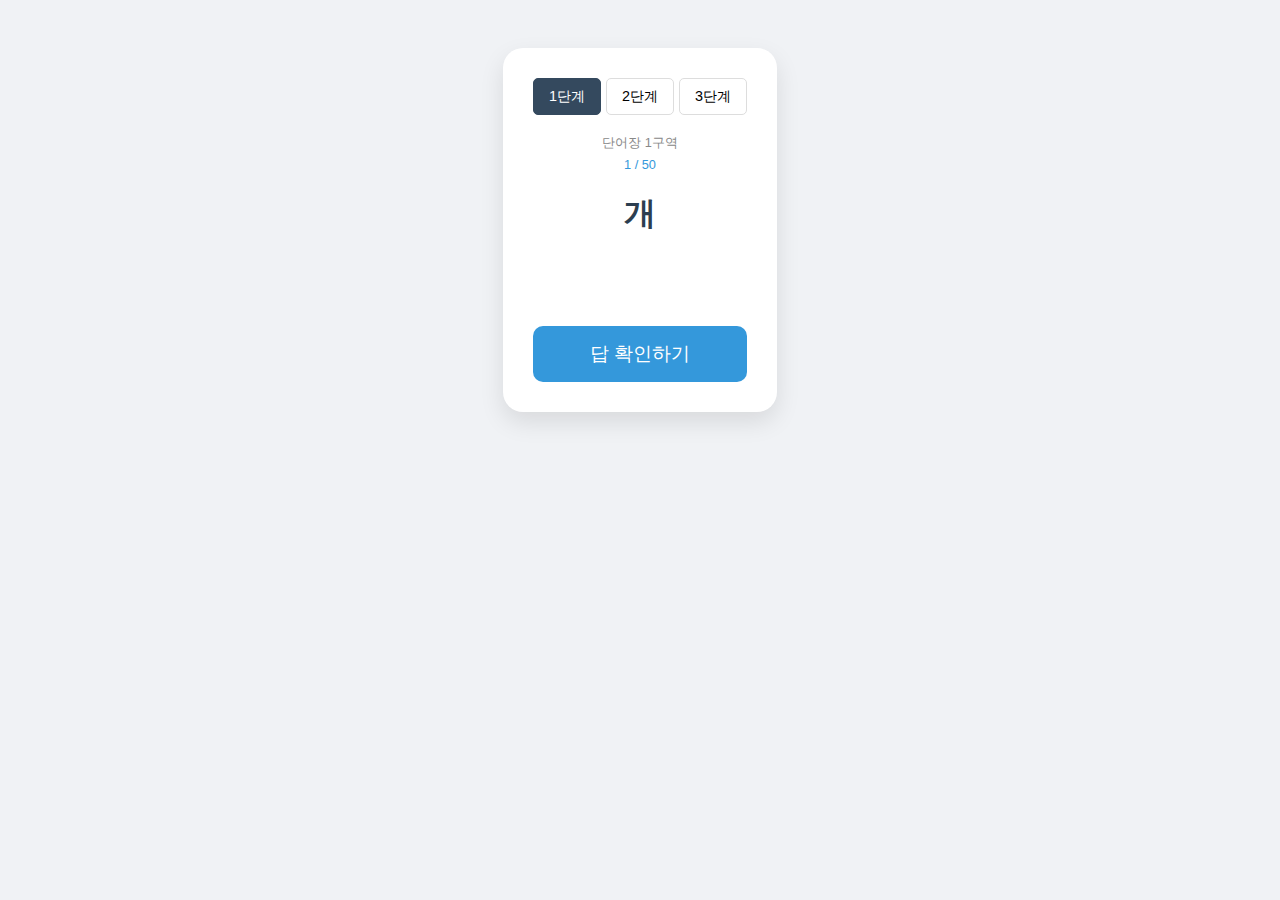
<file: index.html>
<!DOCTYPE html>
<html lang="ko">
<head>
    <meta charset="UTF-8">
    <meta name="viewport" content="width=device-width, initial-scale=1.0, maximum-scale=1.0, user-scalable=no">
    <title>일본어 단어 정복</title>
    <style>
        /* touch-action: manipulation -> 더블 탭 확대 방지 */
        html, body { 
            font-family: 'Malgun Gothic', sans-serif; 
            display: flex; 
            flex-direction: column; 
            align-items: center; 
            padding: 20px; 
            background-color: #f0f2f5;
            touch-action: manipulation; 
            user-select: none; /* 텍스트 선택 방지 (공부용) */
        }
        .container { background: white; padding: 30px; border-radius: 20px; box-shadow: 0 10px 25px rgba(0,0,0,0.1); text-align: center; width: 100%; max-width: 400px; box-sizing: border-box; }
        .unit-selector { margin-bottom: 20px; display: flex; gap: 5px; justify-content: center; }
        .unit-btn { padding: 8px 15px; font-size: 0.9em; cursor: pointer; border: 1px solid #ddd; border-radius: 5px; background: #fff; }
        .unit-btn.active { background: #34495e; color: white; border-color: #34495e; }
        
        .unit-info { color: #888; font-size: 0.8em; margin-bottom: 5px; }
        .korean { font-size: 2em; font-weight: bold; margin: 20px 0; color: #2c3e50; min-height: 1.2em; word-break: keep-all; }
        .japanese { font-size: 1.6em; color: #e74c3c; min-height: 1.5em; margin-bottom: 20px; border-bottom: 2px solid #eee; padding-bottom: 10px; }
        
        .btn-main { 
            padding: 15px; font-size: 1.2em; cursor: pointer; border: none; border-radius: 10px; 
            background-color: #3498db; color: white; width: 100%; 
            touch-action: manipulation; /* 버튼 확대 방지 */
        }
        .hidden { visibility: hidden; }
    </style>
</head>
<body>

<div class="container">
    <div class="unit-selector">
        <button class="unit-btn active" onclick="selectUnit(0)">1단계</button>
        <button class="unit-btn" onclick="selectUnit(1)">2단계</button>
        <button class="unit-btn" onclick="selectUnit(2)">3단계</button>
    </div>

    <div id="unit-title" class="unit-info">단어장 1구역</div>
    <div id="progress" style="font-size: 0.8em; color: #3498db; margin-bottom: 15px;">1 / 50</div>
    
    <div id="korean-text" class="korean">로딩 중...</div>
    <div id="japanese-text" class="japanese hidden">정답</div>
    
    <button id="main-btn" class="btn-main" onclick="handleButtonClick()">답 확인하기</button>
</div>

<script>
    // [데이터 부분은 이전과 동일하게 유지]
    const unit1 = [
        {kr: "개", jp: "犬(いぬ)"}, {kr: "발, 다리", jp: "足(あし)"}, {kr: "손", jp: "手(て)"},
        {kr: "생선", jp: "魚(さかな)"}, {kr: "초밥", jp: "寿司(すし)"}, {kr: "고양이", jp: "猫(ねこ)"},
        {kr: "얼굴", jp: "顔(かお)"}, {kr: "책상", jp: "机(つくえ)"}, {kr: "나, 저 (1인칭)", jp: "私(わたし)"},
        {kr: "나 (남성)", jp: "ぼく"}, {kr: "나 (남성, 가볍게)", jp: "おれ"}, {kr: "나 (격식)", jp: "わ택시(わたくし)"},
        {kr: "꽃", jp: "花(는)"}, {kr: "눈(Snow)", jp: "雪(ゆき)"}, {kr: "배(Ship)", jp: "船(ふね)"},
        {kr: "벚꽃", jp: "桜(사쿠라)"}, {kr: "산", jp: "山(야마)"}, {kr: "책", jp: "本(혼)"},
        {kr: "기모노", jp: "着物(기모노)"}, {kr: "가게, 상점", jp: "店(미세)"}, {kr: "1개", jp: "하나(ひとつ)"},
        {kr: "안경", jp: "안경(めがね)"}, {kr: "지도", jp: "지도(ちず)"}, {kr: "과일", jp: "과일(くだもの)"},
        {kr: "불꽃놀이", jp: "꽃불(はなび)"}, {kr: "연필", jp: "연필(えんぴつ)"}, {kr: "배고픈 모양", jp: "페코페코(ぺこぺこ)"},
        {kr: "여기", jp: "여기(ここ)"}, {kr: "오후", jp: "오후(ごご)"}, {kr: "맛", jp: "맛(あじ)"},
        {kr: "~반(Half)", jp: "반(はん)"}, {kr: "밤", jp: "밤(ばん)"}, {kr: "100", jp: "백(ひゃく)"},
        {kr: "가수", jp: "가수(かしゅ)"}, {kr: "식사", jp: "식사(しょくじ)"}, {kr: "학교", jp: "학교(がっこう)"},
        {kr: "잡지", jp: "잡지(ざっし)"}, {kr: "3개", jp: "세개(みっつ)"}, {kr: "표, 티켓", jp: "표(きっぷ)"},
        {kr: "화재", jp: "화재(かじ)"}, {kr: "한자", jp: "한자(かんじ)"}, {kr: "튀김", jp: "튀김(てんぷら)"},
        {kr: "한가운데", jp: "한가운데(まんなか)"}, {kr: "한국", jp: "한국(かんこく)"}, {kr: "우동", jp: "우동(うどん)"},
        {kr: "아줌마", jp: "오바산(おばさん)"}, {kr: "할머니", jp: "오바아산(おばあさん)"}, {kr: "아저씨", jp: "오지산(おじ산)"},
        {kr: "할아버지", jp: "오지이산(おじいさん)"}, {kr: "고등학교", jp: "고교(こうこう)"}
    ];

    const unit2 = [
        {kr: "어머니", jp: "오카아산"}, {kr: "형, 오빠", jp: "오니이산"}, {kr: "수학", jp: "すうがく"},
        {kr: "누나, 언니", jp: "오네에산"}, {kr: "영화", jp: "えいが"}, {kr: "많다", jp: "오오이"},
        {kr: "아버지", jp: "오토오산"}, {kr: "0", jp: "제로/레이"}, {kr: "1", jp: "이치"},
        {kr: "2", jp: "니"}, {kr: "3", jp: "산"}, {kr: "4", jp: "욘/시"}, {kr: "5", jp: "고"},
        {kr: "6", jp: "로쿠"}, {kr: "7", jp: "나나/시치"}, {kr: "8", jp: "하치"}, {kr: "9", jp: "큐/쿠"},
        {kr: "10", jp: "쥬"}, {kr: "전화번호", jp: "덴와방고"}, {kr: "몇 번?", jp: "난방데스카"},
        {kr: "전화번호 '-'", jp: "노"}, {kr: "4시", jp: "요지"}, {kr: "7시", jp: "시치지"},
        {kr: "9시", jp: "쿠지"}, {kr: "~분", jp: "분/푼"}, {kr: "10분", jp: "쥬픈"},
        {kr: "~부터 ~까지", jp: "카라 마데"}, {kr: "오전", jp: "고젠"}
    ];

    const unit3 = [
        {kr: "안녕(아침)", jp: "오하요"}, {kr: "점심인사", jp: "콘니치와"}, {kr: "저녁인사", jp: "콘방와"},
        {kr: "안녕(헤어질때)", jp: "사요나라"}, {kr: "내일 봐", jp: "마타 아시타"},
        {kr: "다녀올게요", jp: "잇테키마스"}, {kr: "다녀오세요", jp: "잇테랏샤이"},
        {kr: "다녀왔습니다", jp: "타다이마"}, {kr: "어서오세요", jp: "오카에리"},
        {kr: "고마워", jp: "아리가토"}, {kr: "미안해요", jp: "고멘나사이/스미마센"},
        {kr: "괜찮아요", jp: "카마이마센"}, {kr: "몰라요", jp: "와카리마센"},
        {kr: "알겠어요", jp: "와카리마시타"}, {kr: "천만에요", jp: "도이타시마시테"},
        {kr: "여보세요", jp: "모시모시"}, {kr: "오랜만이야", jp: "히사시부리"},
        {kr: "처음 뵙겠습니다", jp: "하지메마시테"}, {kr: "취미", jp: "슈미"},
        {kr: "요리", jp: "료리"}, {kr: "독서", jp: "도쿠쇼"}, {kr: "여행", jp: "료코"},
        {kr: "이쪽이야말로", jp: "코치라코소"}, {kr: "진실은 하나!", jp: "신지츠와 이츠모 히토츠!"}
    ];

    const allUnits = [unit1, unit2, unit3];
    let unitIdx = 0;
    let wordIdx = 0;
    let isAnswerStep = false;

    function selectUnit(idx) {
        unitIdx = idx;
        wordIdx = 0;
        isAnswerStep = false;
        
        // 버튼 활성화 스타일 변경
        const btns = document.querySelectorAll('.unit-btn');
        btns.forEach((btn, i) => {
            btn.classList.toggle('active', i === idx);
        });
        
        render();
    }

    function render() {
        const currentUnit = allUnits[unitIdx];
        const word = currentUnit[wordIdx];

        document.getElementById('unit-title').innerText = `단어장 ${unitIdx + 1}구역`;
        document.getElementById('progress').innerText = `${wordIdx + 1} / ${currentUnit.length}`;
        document.getElementById('korean-text').innerText = word.kr;
        document.getElementById('japanese-text').innerText = word.jp;

        const elJp = document.getElementById('japanese-text');
        const elBtn = document.getElementById('main-btn');

        if (isAnswerStep) {
            elJp.classList.remove('hidden');
            elBtn.innerText = "다음 단어로";
            elBtn.style.backgroundColor = "#2ecc71";
        } else {
            elJp.classList.add('hidden');
            elBtn.innerText = "답 확인하기";
            elBtn.style.backgroundColor = "#3498db";
        }
    }

    function handleButtonClick() {
        if (!isAnswerStep) {
            isAnswerStep = true;
        } else {
            isAnswerStep = false;
            wordIdx++;

            if (wordIdx >= allUnits[unitIdx].length) {
                alert(`${unitIdx + 1}단계를 모두 마쳤습니다!`);
                wordIdx = 0;
            }
        }
        render();
    }

    render();
</script>
</body>
</html>
</file>
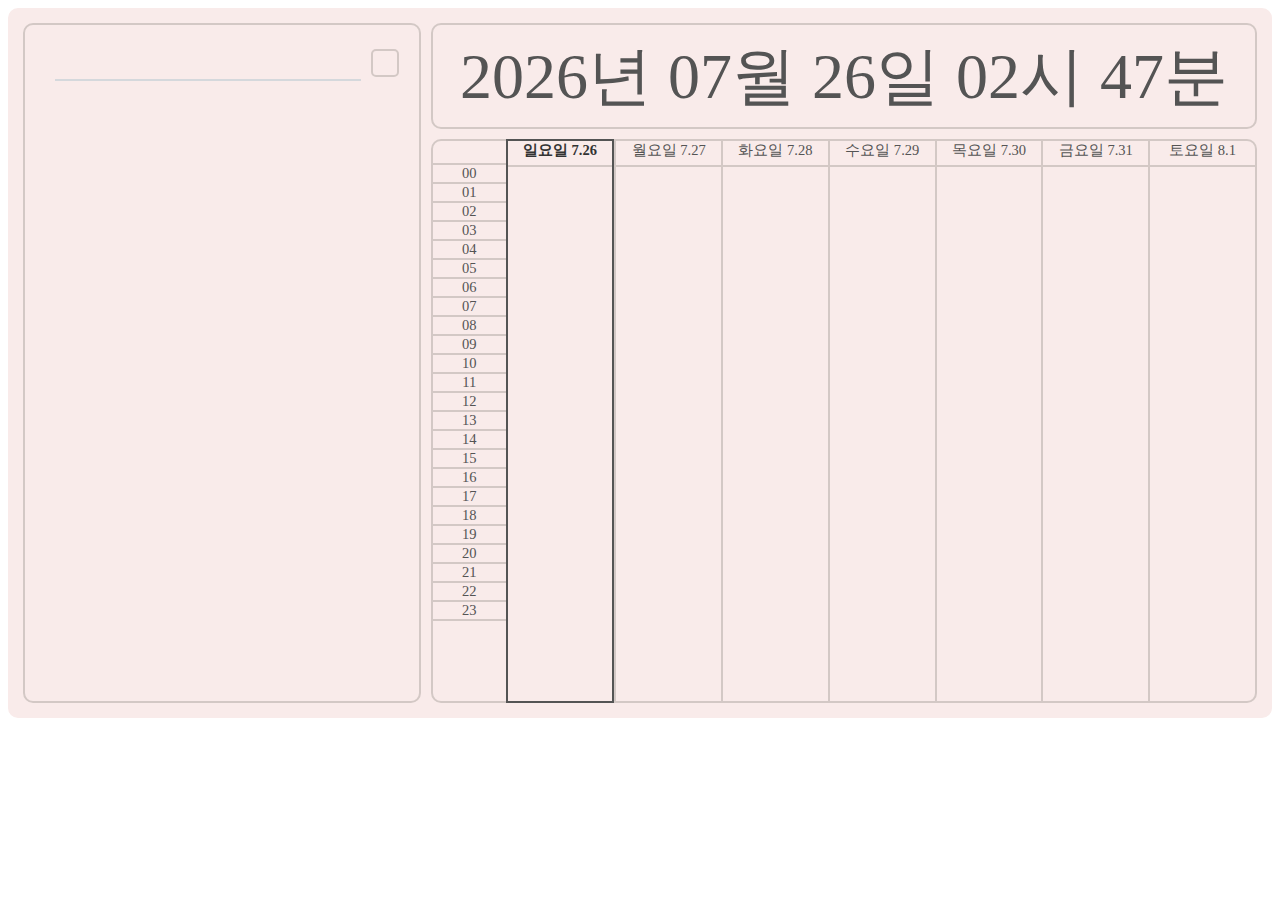
<file: jv/index.html>
<!DOCTYPE html>
<html lang="ko">
    <head>
        <meta charset="UTF-8">
        <title>TCP</title>
        <link rel="stylesheet" href="styles.css">
    </head>
    <body>
        <div class="layout">
            <div class="container1" id="todoContainer">
                <div class="todo-item">
                    <span class="todo-number">1. </span>
                    <input type="text" class="input">
                    <div class="checkbox" onclick="this.classList.toggle('checked')">✓</div>
                </div>
            </div>
            <div class="right">
                <div class="container2"></div> 
                <div class="container3">
                    <button class="movetimeline" id="prevWeek">&lt;</button>
                    <button class="backhome" onclick="location.href='month.html'">X</button>
                    <div class="hour24">
                        <div class="dayoftheweek">-</div>
                        <div>00</div>
                        <div>01</div>
                        <div>02</div>
                        <div>03</div>
                        <div>04</div>
                        <div>05</div>
                        <div>06</div>
                        <div>07</div>
                        <div>08</div>
                        <div>09</div>
                        <div>10</div>
                        <div>11</div>
                        <div>12</div>
                        <div>13</div>
                        <div>14</div>
                        <div>15</div>
                        <div>16</div>
                        <div>17</div>
                        <div>18</div>
                        <div>19</div>
                        <div>20</div>
                        <div>21</div>
                        <div>22</div>
                        <div>23</div>
                    </div>
                    <div class="timeline" data-day="0">
                        <div class="theday">일요일</div>
                        <div class="timeline-content"></div>
                    </div>
                    <div class="timeline" data-day="1">
                        <div class="theday">월요일</div>
                        <div class="timeline-content"></div>
                    </div>
                    <div class="timeline" data-day="2">
                        <div class="theday">화요일</div>
                        <div class="timeline-content"></div>
                    </div>
                    <div class="timeline" data-day="3">
                        <div class="theday">수요일</div>
                        <div class="timeline-content"></div>
                    </div>
                    <div class="timeline" data-day="4">
                        <div class="theday">목요일</div>
                        <div class="timeline-content"></div>
                    </div>
                    <div class="timeline" data-day="5">
                        <div class="theday">금요일</div>
                        <div class="timeline-content"></div>
                    </div>
                    <div class="timeline" data-day="6">
                        <div class="theday">토요일</div>
                        <div class="timeline-content"></div>
                    </div>
                    <button class="movetimeline" id="nextWeek">&gt;</button>
                </div>
            </div>
        </div>

        <div id="eventModal" class="modal">
            <div class="modal-content">
                <div class="modal-header">일정 추가</div>
                <input type="text" id="eventTitle" class="modal-input" placeholder="제목">
                
                <div class="time-inputs">
                    <div class="time-input-group">
                        <label class="time-input-label">시작 시간</label>
                        <div class="time-input-wrapper">
                            <input type="number" id="startHour" class="time-number-input" min="0" max="23" placeholder="시">
                            <span class="time-separator">:</span>
                            <input type="number" id="startMinute" class="time-number-input" min="0" max="59" placeholder="분" value="0">
                        </div>
                    </div>
                    <div class="time-input-group">
                        <label class="time-input-label">종료 시간</label>
                        <div class="time-input-wrapper">
                            <input type="number" id="endHour" class="time-number-input" min="0" max="23" placeholder="시">
                            <span class="time-separator">:</span>
                            <input type="number" id="endMinute" class="time-number-input" min="0" max="59" placeholder="분" value="0">
                        </div>
                    </div>
                </div>
                
                <div class="modal-buttons">
                    <button class="modal-button" id="cancelBtn">취소</button>
                    <button class="modal-button" id="saveBtn">저장</button>
                </div>
                <button class="modal-button delete" id="deleteBtn" style="display: none; margin-top: 10px;">삭제</button>
            </div>
        </div>

        <script src="script.js"></script>
    </body>
</html>
</file>
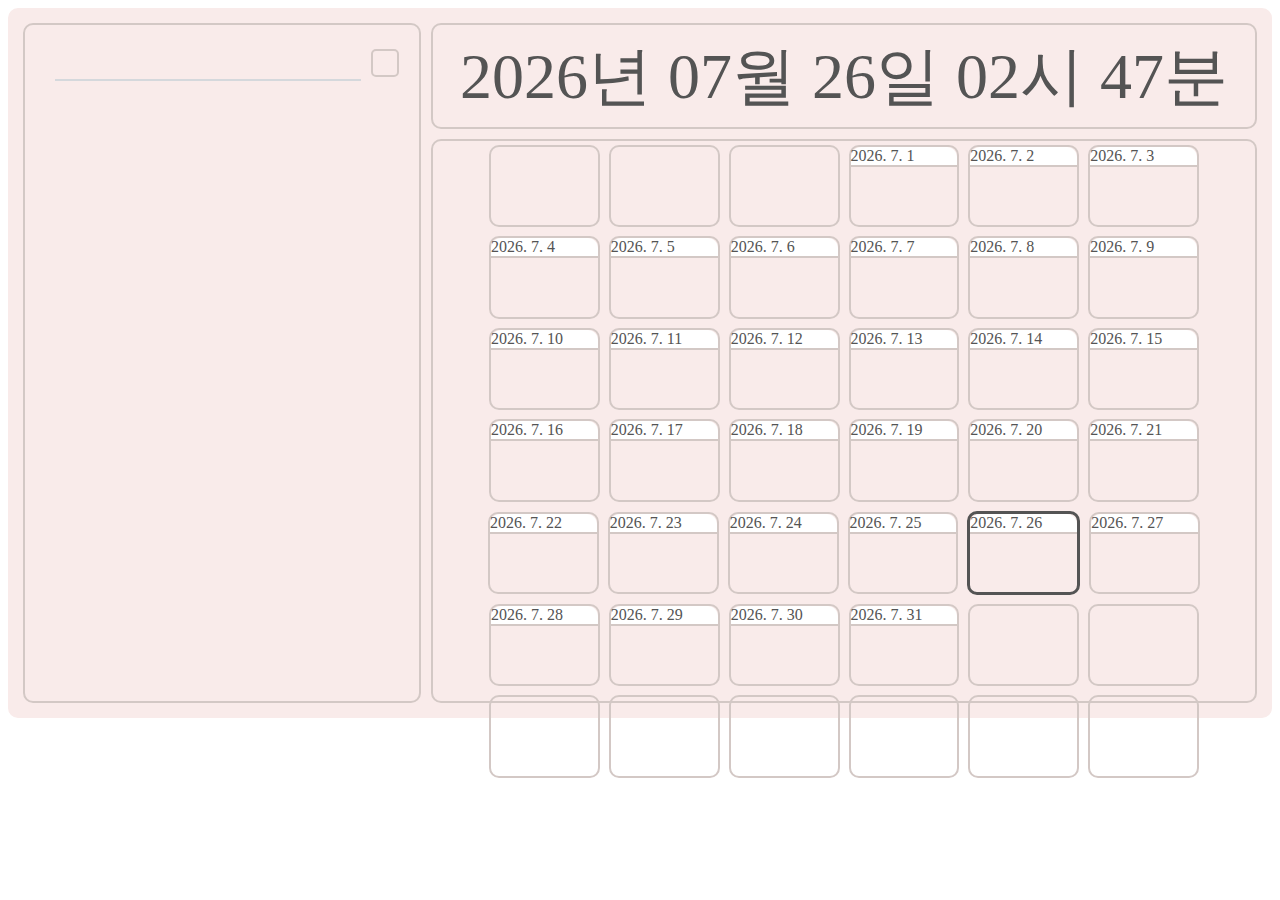
<file: month.html>
<!DOCTYPE html>
<html lang="ko">
    <head>
        <meta charset="UTF-8">
        <title>TCP</title>
        <link rel="stylesheet" href="styles.css">
    </head>
    <body>
        <div class="layout">
            <div class="container1" id="todoContainer">
                <div class="todo-item">
                    <span class="todo-number">1. </span>
                    <input type="text" class="input">
                    <div class="checkbox" onclick="this.classList.toggle('checked')">✓</div>
                </div>
            </div>
            <div class="right">
                <div class="container2"></div> 
                <div class="container3-1" id="monthCalendar">
                    <button class="movetimeline" id="prevMonth">&lt;</button>
                    <button class="movetimeline" id="nextMonth">&gt;</button>
                </div>
            </div>
        </div>
        <script src="script.js"></script>
    </body>
</html>
</file>
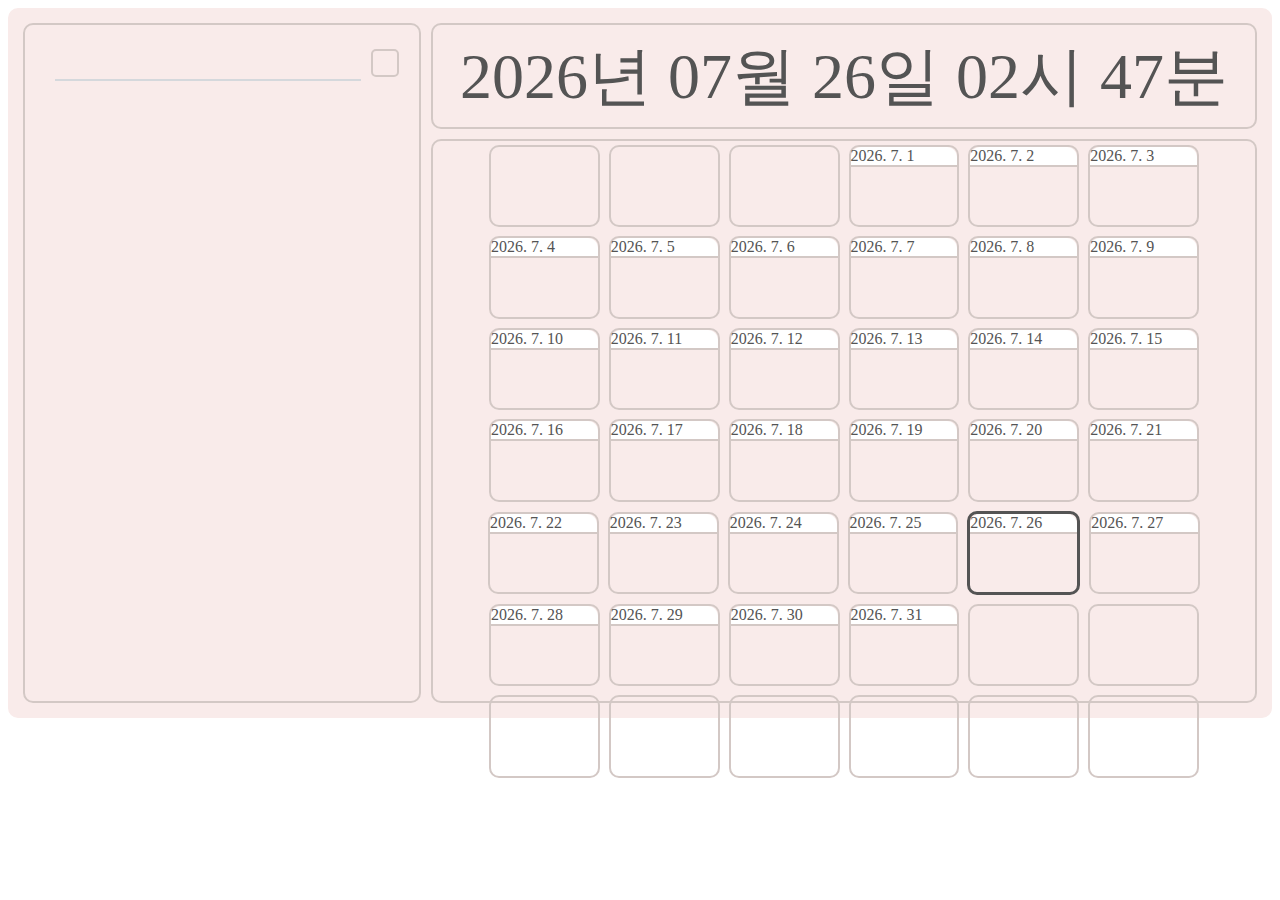
<file: jv/month.html>
<!DOCTYPE html>
<html lang="ko">
    <head>
        <meta charset="UTF-8">
        <title>TCP</title>
        <link rel="stylesheet" href="styles.css">
    </head>
    <body>
        <div class="layout">
            <div class="container1" id="todoContainer">
                <div class="todo-item">
                    <span class="todo-number">1. </span>
                    <input type="text" class="input">
                    <div class="checkbox" onclick="this.classList.toggle('checked')">✓</div>
                </div>
            </div>
            <div class="right">
                <div class="container2"></div> 
                <div class="container3-1" id="monthCalendar">
                    <button class="movetimeline" id="prevMonth">&lt;</button>
                    <button class="movetimeline" id="nextMonth">&gt;</button>
                </div>
            </div>
        </div>
        <script src="script.js"></script>
    </body>
</html>
</file>
<file: jv/styles.css>
.timeline-content {
    flex: 1;
    position: relative; 
    display: flex; 
    flex-direction: column; 
    cursor: default; 
}

.time-slot {
    width: 100%;
    cursor: pointer;
    box-sizing: border-box;
    position: relative;
}


.timeline-content:hover {
    background-color: rgba(211, 200, 197, 0.1); 
}

.event-block {
    position: absolute;
    left: 0;
    right: 0;
    background-color: #f9ebea; 
    border-top: 2px solid #d3c8c5; 
    border-bottom: 2px solid #d3c8c5; 
    padding: 4px;
    font-size: 0.85rem;
    color: #545454;
    font-weight: bold;
    cursor: pointer;
    display: flex;
    align-items: center;
    justify-content: center;
    overflow: hidden;
    text-overflow: ellipsis;
    white-space: nowrap;
    z-index: 10;
    box-sizing: border-box;
}

.movetimeline {
  background-color: #f9ebea;
  height: 30px;
  width: 30px;
  border-radius: 30px;
  border: 2px solid #d3c8c5;
  cursor: pointer;
  position: absolute;
  top: 50%;
  opacity: 0;
  transition: opacity 0.3s ease;
  z-index: 20;
}

.movetimeline:first-child {
  left: 5px;
}

.movetimeline:last-of-type {
  right: 5px;
}

.movetimeline:hover {
  opacity: 1;
}


.layout {
    background-color: #f9ebea;
    padding: 10px;
    display: flex;
    height: 690px;
    border-radius: 10px;
    color: #545454;
}

.right {
    width: 70%;
    border-radius: 10px;
    margin: 5px;
    display: flex;
    flex-direction: column;
    gap: 10px;
}

.container1 {
    width: 30%;
    border-radius: 10px;
    margin: 5px;
    padding: 20px;
    overflow-y: auto;
    display: flex;
    flex-direction: column;
    gap: 20px;
    border: 2px solid #d3c8c5;
}

.todo-item {
    display: flex;
    align-items: center;
    gap: 10px;
}

.input {
    flex: 1;
    border: none;
    border-bottom: 2px solid #d5d8dc;
    background: transparent;
    padding: 8px 0;
    font-size: 1rem;
    outline: none;
}

.input:focus {
    border-bottom-color: #3498db;
}

.checkbox {
    min-width: 24px;
    min-height: 24px;
    width: 24px;
    height: 24px;
    border: 2px solid #d3c8c5;
    border-radius: 5px;
    cursor: pointer;
    font-size: 1.125rem;
    color: transparent;
    text-align: center;
    line-height: 1.25rem;
}

.checkbox.checked {
    color: red;
}

.container2 {
    flex: 0 0 15%;
    border-radius: 10px;
    border: 2px solid #d3c8c5;
    display: flex;
    justify-content: center;
    align-items: center;
    font-size: clamp(2.5rem, 5vw, 4rem);
}

.container3 {
    display: flex;
    flex: 1;
    border: 2px solid #d3c8c5;
    border-radius: 10px;
    align-items: center;
    position: relative;
    overflow: visible;
}

.timeline {
    height: 100%;
    width: 13%;
    border-left: 2px solid #d3c8c5;
    text-align: center;
    font-size: 91%;
    display: flex;
    flex-direction: column;
}

.timeline div.has-event {
    border-bottom: none;
    cursor: pointer;
}

.timeline div.event-start {
    border-top: 2px solid #d3c8c5;
    font-weight: bold;
}

.timeline div.event-end {
    border-bottom: 2px solid #d3c8c5;
}

.theday.focused-day {
    /* 날짜 텍스트 강조 */
    font-weight: bold;
    color: #333; /* 더 진한 색상 */
}

.timeline.focused-timeline {
    border: 2px solid ;
}

.theday {
    padding-bottom: 5px;
    width: 100%;
    border-bottom: 2px solid #d3c8c5;
    cursor: default;
    flex-shrink: 0;
}

.hour24 {
    height: 100%;
    width: 9%;
    font-size: 91%;
    text-align: center;
}

.hour24 div {
    border-bottom: 2px solid #d3c8c5;
}

.hour24:last-child {
    border-bottom: none;
}

.dayoftheweek {
    color: transparent;
    border-bottom: 2px solid #d3c8c5;
    padding-bottom: 5px;
    width: 100%;
}

.backhome {
    height: 25px;
    width: 25px;
    font-size: 0.9375rem;
    color: #545454;
    border: 2px solid #d3c8c5;
    border-radius: 25px;
    background: none;
    position: absolute;
    z-index: 1;
    top: 0.2%;
    margin: 2px;
    cursor: pointer;
    opacity: 0;
    transition: opacity 0.3s ease;
}

.backhome:hover {
    opacity: 1;
}

.container3-1 {
    display: flex;
    flex: 1;
    border: 2px solid #d3c8c5;
    border-radius: 10px;
    justify-content: center;
    align-items: center;
    position: relative;
    overflow: visible;
    flex-wrap: wrap;
    gap: 1px;
}

.monthbox {
    width: 13%;
    margin: 4px;
    height: 14%;
    border: 2px solid #d3c8c5;
    background: none;
    border-radius: 10px;
    cursor: pointer;
}

.monthbox:hover {
    background-color: rgba(211, 200, 197, 0.3);
}

.monthboxday {
    background-color: #ffffff;
    border-bottom: 2px solid #d3c8c5;
    border-top-left-radius: 10px;
    border-top-right-radius: 10px;
}

.monthbox.today {
    border: 3px solid #545454;
}

.modal {
    display: none;
    position: fixed;
    z-index: 1000;
    left: 0;
    top: 0;
    width: 100%;
    height: 100%;
    background-color: rgba(0,0,0,0.4);
}

.modal-content {
    background-color: #fefefe;
    margin: 15% auto;
    padding: 20px;
    border: 2px solid #d3c8c5;
    border-radius: 10px;
    width: 300px;
}

.modal-header {
    font-size: 1.2rem;
    margin-bottom: 15px;
    color: #545454;
}

.modal-input {
    width: 100%;
    padding: 8px;
    margin-bottom: 10px;
    border: 2px solid #d3c8c5;
    border-radius: 5px;
    font-size: 1rem;
    box-sizing: border-box;
}

.modal-input:focus {
    outline: none;
    border-color: #545454;
}

.time-inputs {
    display: flex;
    gap: 10px;
    margin-bottom: 10px;
}

.time-input-group {
    flex: 1;
}

.time-input-label {
    font-size: 0.85rem;
    color: #545454;
    margin-bottom: 4px;
    display: block;
}

.time-input-wrapper {
    display: flex;
    gap: 5px;
    align-items: center;
}

.time-number-input {
    width: 50px;
    padding: 8px;
    border: 2px solid #d3c8c5;
    border-radius: 5px;
    font-size: 1rem;
    text-align: center;
    box-sizing: border-box;
}
.time-number-input::-webkit-outer-spin-button,
.time-number-input::-webkit-inner-spin-button {
    -webkit-appearance: none; 
    margin: 0;
}

.time-number-input:focus {
    outline: none;
    border-color: #545454;
}

.time-separator {
    font-size: 1.2rem;
    color: #545454;
}

.modal-buttons {
    display: flex;
    gap: 10px;
    margin-top: 15px;
}

.modal-button {
    flex: 1;
    padding: 8px;
    border: 2px solid #d3c8c5;
    border-radius: 5px;
    cursor: pointer;
    font-size: 1rem;
    background-color: #f9ebea;
}

.modal-button:hover {
    background-color: #d3c8c5;
}

.modal-button.delete {
    background-color: #e74c3c;
    color: white;
    border-color: #c0392b;
}

.modal-button.delete:hover {
    background-color: #c0392b;
}
</file>
<file: styles.css>
.timeline-content {
    flex: 1;
    position: relative; 
    display: flex; 
    flex-direction: column; 
    cursor: default; 
}

.time-slot {
    width: 100%;
    cursor: pointer;
    box-sizing: border-box;
    position: relative;
}


.timeline-content:hover {
    background-color: rgba(211, 200, 197, 0.1); 
}

.event-block {
    position: absolute;
    left: 0;
    right: 0;
    background-color: #f9ebea; 
    border-top: 2px solid #d3c8c5; 
    border-bottom: 2px solid #d3c8c5; 
    padding: 4px;
    font-size: 0.85rem;
    color: #545454;
    font-weight: bold;
    cursor: pointer;
    display: flex;
    align-items: center;
    justify-content: center;
    overflow: hidden;
    text-overflow: ellipsis;
    white-space: nowrap;
    z-index: 10;
    box-sizing: border-box;
}

.movetimeline {
  background-color: #f9ebea;
  height: 30px;
  width: 30px;
  border-radius: 30px;
  border: 2px solid #d3c8c5;
  cursor: pointer;
  position: absolute;
  top: 50%;
  opacity: 0;
  transition: opacity 0.3s ease;
  z-index: 20;
}

.movetimeline:first-child {
  left: 5px;
}

.movetimeline:last-of-type {
  right: 5px;
}

.movetimeline:hover {
  opacity: 1;
}


.layout {
    background-color: #f9ebea;
    padding: 10px;
    display: flex;
    height: 690px;
    border-radius: 10px;
    color: #545454;
}

.right {
    width: 70%;
    border-radius: 10px;
    margin: 5px;
    display: flex;
    flex-direction: column;
    gap: 10px;
}

.container1 {
    width: 30%;
    border-radius: 10px;
    margin: 5px;
    padding: 20px;
    overflow-y: auto;
    display: flex;
    flex-direction: column;
    gap: 20px;
    border: 2px solid #d3c8c5;
}

.todo-item {
    display: flex;
    align-items: center;
    gap: 10px;
}

.input {
    flex: 1;
    border: none;
    border-bottom: 2px solid #d5d8dc;
    background: transparent;
    padding: 8px 0;
    font-size: 1rem;
    outline: none;
}

.input:focus {
    border-bottom-color: #3498db;
}

.checkbox {
    min-width: 24px;
    min-height: 24px;
    width: 24px;
    height: 24px;
    border: 2px solid #d3c8c5;
    border-radius: 5px;
    cursor: pointer;
    font-size: 1.125rem;
    color: transparent;
    text-align: center;
    line-height: 1.25rem;
}

.checkbox.checked {
    color: red;
}

.container2 {
    flex: 0 0 15%;
    border-radius: 10px;
    border: 2px solid #d3c8c5;
    display: flex;
    justify-content: center;
    align-items: center;
    font-size: clamp(2.5rem, 5vw, 4rem);
}

.container3 {
    display: flex;
    flex: 1;
    border: 2px solid #d3c8c5;
    border-radius: 10px;
    align-items: center;
    position: relative;
    overflow: visible;
}

.timeline {
    height: 100%;
    width: 13%;
    border-left: 2px solid #d3c8c5;
    text-align: center;
    font-size: 91%;
    display: flex;
    flex-direction: column;
}

.timeline div.has-event {
    border-bottom: none;
    cursor: pointer;
}

.timeline div.event-start {
    border-top: 2px solid #d3c8c5;
    font-weight: bold;
}

.timeline div.event-end {
    border-bottom: 2px solid #d3c8c5;
}

.theday.focused-day {
    /* 날짜 텍스트 강조 */
    font-weight: bold;
    color: #333; /* 더 진한 색상 */
}

.timeline.focused-timeline {
    border: 2px solid ;
}

.theday {
    padding-bottom: 5px;
    width: 100%;
    border-bottom: 2px solid #d3c8c5;
    cursor: default;
    flex-shrink: 0;
}

.hour24 {
    height: 100%;
    width: 9%;
    font-size: 91%;
    text-align: center;
}

.hour24 div {
    border-bottom: 2px solid #d3c8c5;
}

.hour24:last-child {
    border-bottom: none;
}

.dayoftheweek {
    color: transparent;
    border-bottom: 2px solid #d3c8c5;
    padding-bottom: 5px;
    width: 100%;
}

.backhome {
    height: 25px;
    width: 25px;
    font-size: 0.9375rem;
    color: #545454;
    border: 2px solid #d3c8c5;
    border-radius: 25px;
    background: none;
    position: absolute;
    z-index: 1;
    top: 0.2%;
    margin: 2px;
    cursor: pointer;
    opacity: 0;
    transition: opacity 0.3s ease;
}

.backhome:hover {
    opacity: 1;
}

.container3-1 {
    display: flex;
    flex: 1;
    border: 2px solid #d3c8c5;
    border-radius: 10px;
    justify-content: center;
    align-items: center;
    position: relative;
    overflow: visible;
    flex-wrap: wrap;
    gap: 1px;
}

.monthbox {
    width: 13%;
    margin: 4px;
    height: 14%;
    border: 2px solid #d3c8c5;
    background: none;
    border-radius: 10px;
    cursor: pointer;
}

.monthbox:hover {
    background-color: rgba(211, 200, 197, 0.3);
}

.monthboxday {
    background-color: #ffffff;
    border-bottom: 2px solid #d3c8c5;
    border-top-left-radius: 10px;
    border-top-right-radius: 10px;
}

.monthbox.today {
    border: 3px solid #545454;
}

.modal {
    display: none;
    position: fixed;
    z-index: 1000;
    left: 0;
    top: 0;
    width: 100%;
    height: 100%;
    background-color: rgba(0,0,0,0.4);
}

.modal-content {
    background-color: #fefefe;
    margin: 15% auto;
    padding: 20px;
    border: 2px solid #d3c8c5;
    border-radius: 10px;
    width: 300px;
}

.modal-header {
    font-size: 1.2rem;
    margin-bottom: 15px;
    color: #545454;
}

.modal-input {
    width: 100%;
    padding: 8px;
    margin-bottom: 10px;
    border: 2px solid #d3c8c5;
    border-radius: 5px;
    font-size: 1rem;
    box-sizing: border-box;
}

.modal-input:focus {
    outline: none;
    border-color: #545454;
}

.time-inputs {
    display: flex;
    gap: 10px;
    margin-bottom: 10px;
}

.time-input-group {
    flex: 1;
}

.time-input-label {
    font-size: 0.85rem;
    color: #545454;
    margin-bottom: 4px;
    display: block;
}

.time-input-wrapper {
    display: flex;
    gap: 5px;
    align-items: center;
}

.time-number-input {
    width: 50px;
    padding: 8px;
    border: 2px solid #d3c8c5;
    border-radius: 5px;
    font-size: 1rem;
    text-align: center;
    box-sizing: border-box;
}
.time-number-input::-webkit-outer-spin-button,
.time-number-input::-webkit-inner-spin-button {
    -webkit-appearance: none; 
    margin: 0;
}

.time-number-input:focus {
    outline: none;
    border-color: #545454;
}

.time-separator {
    font-size: 1.2rem;
    color: #545454;
}

.modal-buttons {
    display: flex;
    gap: 10px;
    margin-top: 15px;
}

.modal-button {
    flex: 1;
    padding: 8px;
    border: 2px solid #d3c8c5;
    border-radius: 5px;
    cursor: pointer;
    font-size: 1rem;
    background-color: #f9ebea;
}

.modal-button:hover {
    background-color: #d3c8c5;
}

.modal-button.delete {
    background-color: #e74c3c;
    color: white;
    border-color: #c0392b;
}

.modal-button.delete:hover {
    background-color: #c0392b;
}
</file>
